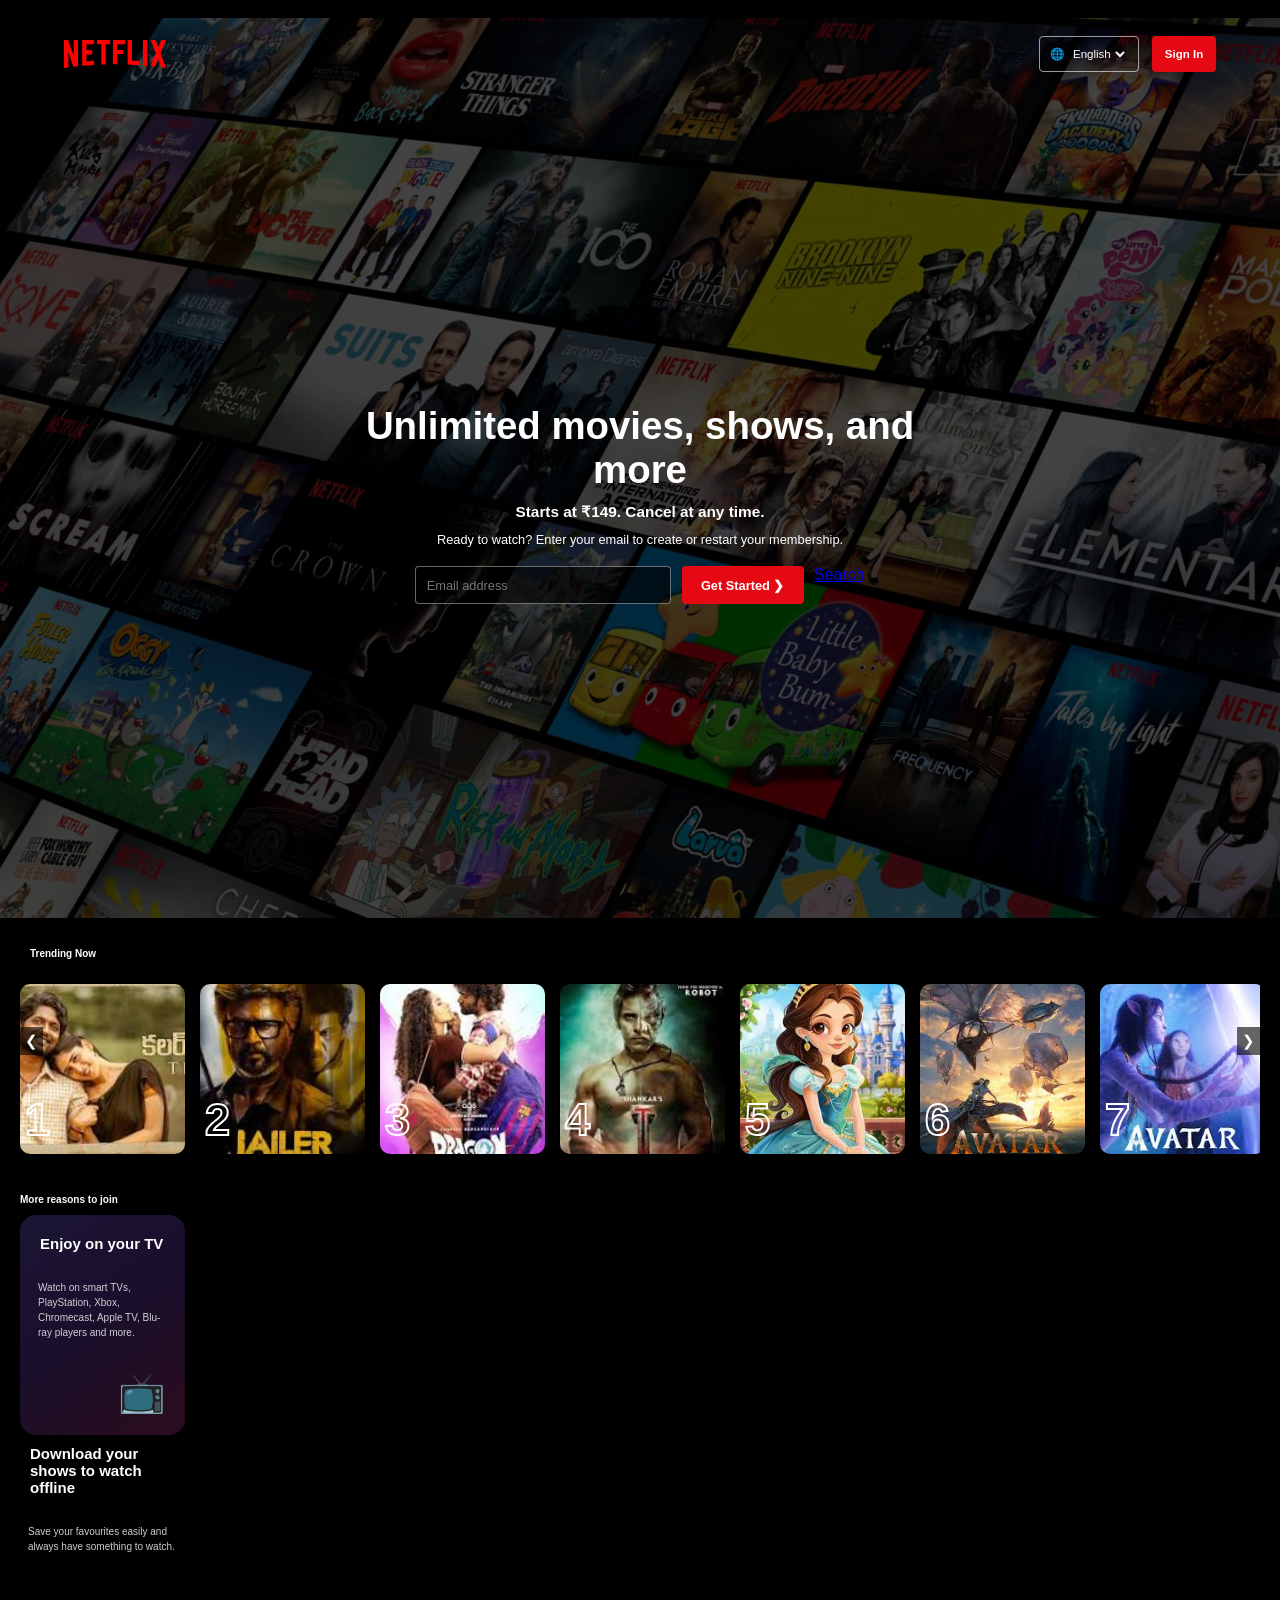
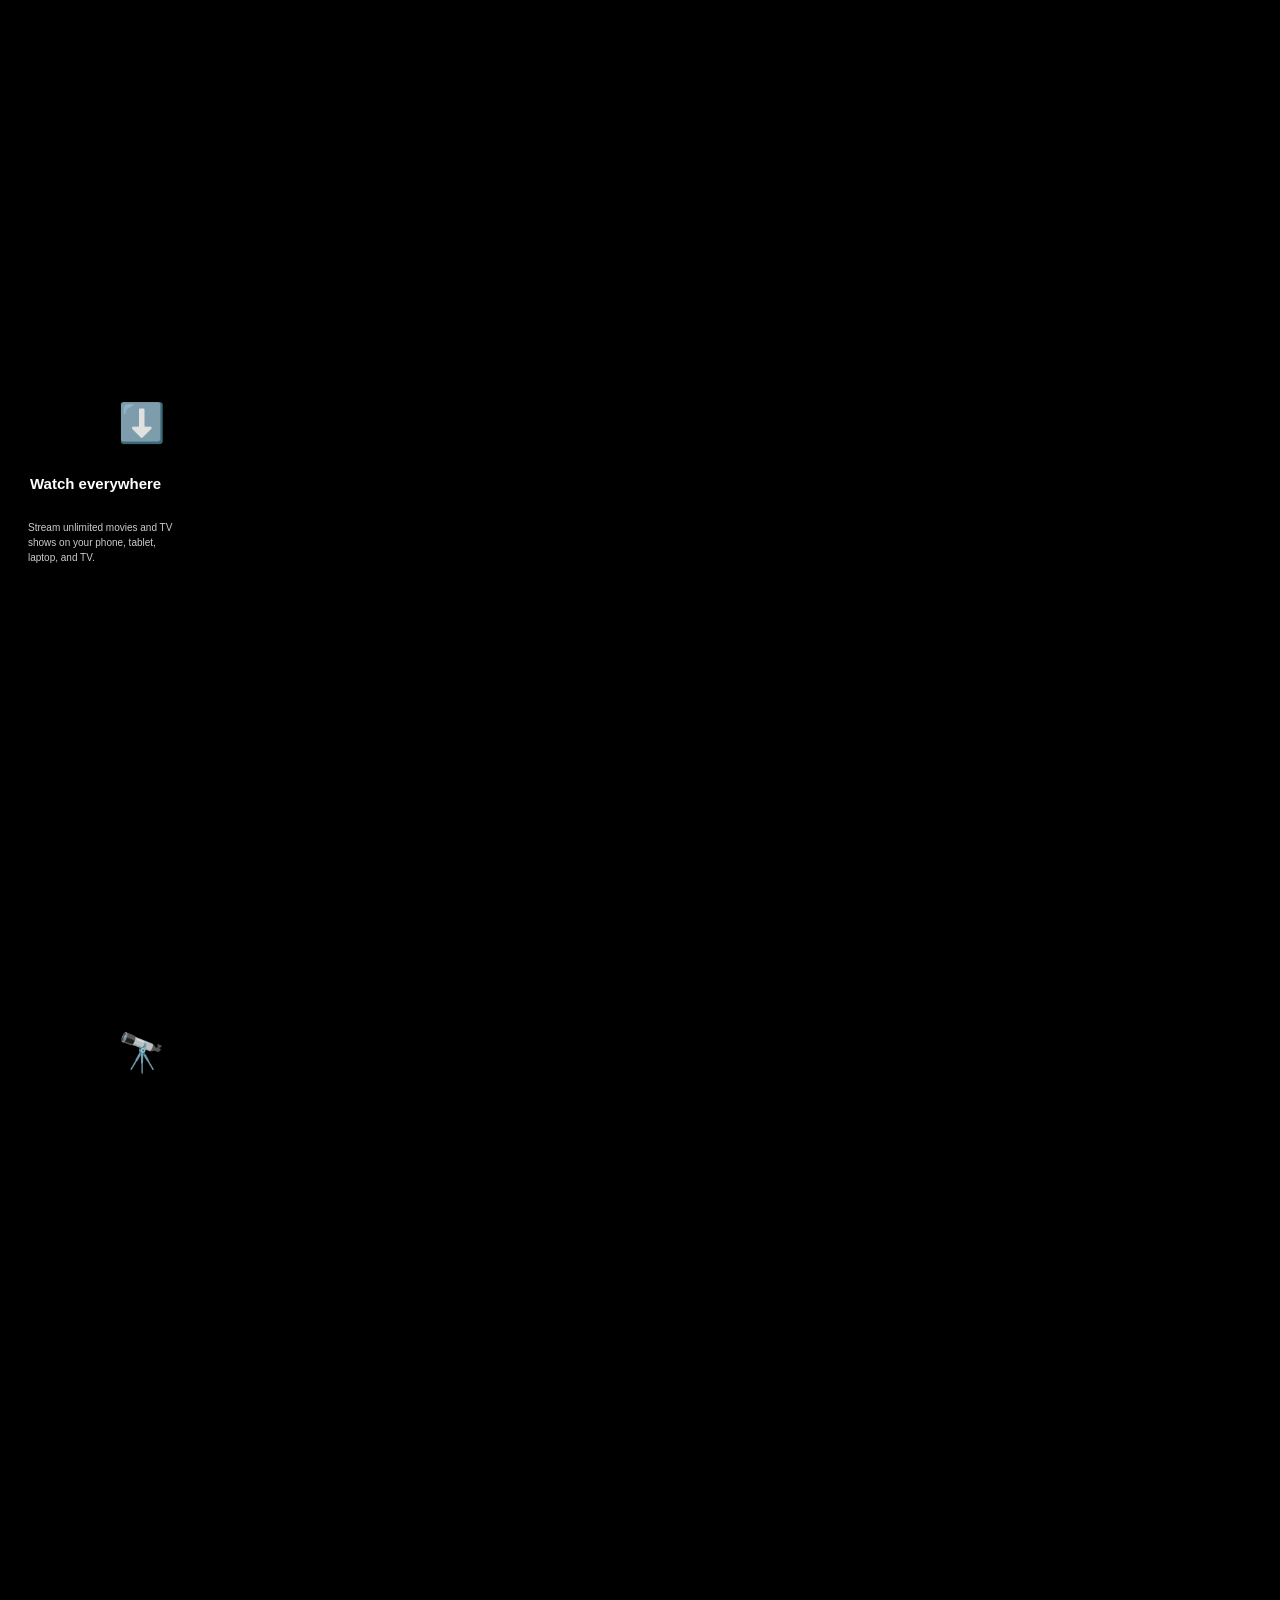
<file: index.html>
<<<<<<< HEAD
<!-- <!DOCTYPE html>
<html lang="en">
<head>
    <meta charset="UTF-8">
    <meta name="viewport" content="width=device-width, initial-scale=1.0">
    <title>Netflix</title>
    <link rel="stylesheet" href="style.css" class="rel">
</head>
<body>
    
    <div class="main">
        <nav>
            <span><img width="53" src="image/logo.svg"></span>
            <div class="top-bar">
  <div class="language">
    <span class="icon">🌐</span>
    <select>
      <option>English</option>
      <option>Punjabi</option>
      <option>Hindi</option>
    </select>
  </div>

  <button class="sign-in">Sign In</button>
</div>
        
            
        </nav>
        <div class="herro">
            <span>Unlimited movies, shows, and more</span>
            <span>Starts at ₹149. Cancel at any time</span>
            <span>Ready to watch? Enter your email to create or restart your membership.</span>
            <div>
                <input type="text" placeholder="Email Address">
                <button>Get Started</button>
            </div>
        </div>
    </div>
</body>
</html> -->
<!DOCTYPE html>
<html lang="en">
<head>
  <meta charset="UTF-8">
  <meta name="viewport" content="width=device-width, initial-scale=1.0">
  <title>Netflix</title>
  <link rel="stylesheet" href="style.css">
</head>
<body>

  <div class="main">

   <nav>
      <img src="image/logo.svg" class="logo">

      <div class="nav-right">
        <div class="language">
          <span>🌐</span>
          <select>
            <option>English</option>
            <option>Hindi</option>
            <option>Punjabi</option>
          </select>
        </div>

        <button class="sign-in">Sign In</button>
      </div>
    </nav>

    <div class="hero">
      <h1>Unlimited movies, shows, and more</h1>
      <h3>Starts at ₹149. Cancel at any time.</h3>
      <p>Ready to watch? Enter your email to create or restart your membership.</p>

      <div class="hero-box">
        <input type="email" placeholder="Email address">
        <button>Get Started ❯</button>
        <a href="https://www.google.com">Search</a>
      </div>
    </div>

    <div class="overlay"></div>

  </div>
  <div class="container">
    <h2 style="color: white; padding: 10px; font-size: 10px;">Trending Now</h2>
    <div class="carousel-wrapper">
      <button class="scroll-btn left" onclick="scrollLeft()">❮</button>
      <div class="carousel" id="carousel">
         <div class="card"><img src="download (1).jpg"><span>1</span></div>
         <div class="card"><img src="download (2).jpg"><span>2</span></div>
         <div class="card"><img src="download (3).jpg"><span>3</span></div>
         <div class="card"><img src="download (4).jpg"><span>4</span></div>
         <div class="card"><img src="download (8).jpg"><span>5</span></div>
         <div class="card"><img src="download (5).jpg"><span>6</span></div>
         <div class="card"><img src="download (6).jpg"><span>7</span></div>
      </div>

      <button class="scroll-btn right" onclick="scrollRight()">❯</button>
    </div>

  </div>



  <section style="max-width: 1400px; margin: auto;" class="container">
      <h1 style="margin-bottom: 10px; font-size: 10px; ">More reasons to join</h1>

      <div style="height: 50vh; width: 25px;" class="card-wrapper">

          <div style="position: relative; padding: 10px; border-radius: 16px; min-height: 220px; background: linear-gradient(145deg,#1c1535,#1a0f2b,#2b0c1c); box-shadow: 0 10px 25px rgba(0,0,0,0.5); transition: transform 0.3s ease, box-shadow 0.3s ease; overflow:hidden;" class="card">
              <h2 style="padding: 10px; font-size: 15px;">Enjoy on your TV</h2>
              <p style="padding: 8px; font-size: 10px;">Watch on smart TVs, PlayStation, Xbox, Chromecast, Apple TV, Blu-ray players and more.</p>
              <div class="icon">📺</div>
          </div>

          <div style="height: 70vh; width: 40px;" class="card">
              <h2 style="padding: 10px; font-size: 15px;">Download your shows to watch offline</h2>
              <p style="padding: 8px; font-size: 10px;">Save your favourites easily and always have something to watch.</p>
              <div class="icon">⬇️</div>
          </div>

          <div style="height: 70vh; width: 40px;" class="card">
            <h2 style="padding: 10px; font-size: 15px;">Watch everywhere</h2>
            <p style="padding: 8px; font-size: 10px;">Stream unlimited movies and TV shows on your phone, tablet, laptop, and TV.</p>
            <div class="icon">🔭</div>
          </div>

          <div style="height: 70vh; width: 40px;" class="card">
        </div>
      </div>
    </section>    
</body>

    <script src="script.js"></script>
     </div>   
    </div>

  


  

</body>
</html>
=======
 <p>hello world</p>
>>>>>>> f464d9edeab3a35b4a5add0886a8203abe19937c
</file>
<file: style.css>
/* *{
    padding: 0;
    margin: 0;
}
.main {
    background-image: url("image/sanju.jpg");
    background-image: center center;
    background-repeat: no-repeat;
    background-size: 100vw;
    height: 100vh;
    position: relative;
    
}
body {
    background-color: black;
}
.main .box {
    height: 70vh;
    width: 100%;
    opacity: 0.2;
    position: absolute;
    top: 0;
    background-color: black;

}
nav {
    max-width: 60vw;
    justify-content: space-between;
    margin: auto;
    display: flex;
    align-items: center;
    height: 62px;
    

}
nav img {
    color: red;
    width: 85px;
    position: relative;
    z-index: 10;
}
nav button{
    position: relative;
    z-index: 10;
}
.herro{
    font-family: 'martel Sans', sans-serif;
    height: calc(100% - 62px);
    display: flex;
    align-items: center;
    justify-content: center;
    flex-direction: column;
    color: white;
    position: relative;
    gap: 5px;

}
button{
    background-color: red;
    interest-delay: calc(67);
}
.herro> :first-child {
    font-weight: bolder;
    font-size: 35px;

}
div> button:first-child{
    background-color: darkgray;
}
body {
  background: #111;
  font-family: Arial, sans-serif;
}

/* .top-bar {
  display: flex;
  align-items: center;
  gap: 10px;
  padding: 20px;
}
.language {
  display: flex;
  align-items: center;
  background: transparent;
  border: 1px solid #aaa;
  border-radius: 5px;
  padding: 5px 10px;

  color: white;
}

.language .icon {
  margin-right: 5px;
}

.language select {
  background: transparent;
  border: none;
  color: white;
  font-size: 14px;
  outline: none;
  appearance: none;
  cursor: pointer;
}
.language::after {
  content: "▼";
  font-size: 10px;
  margin-left: 5px;
  color: white;
}

.sign-in {
  background-color: #e50914;
  color: white;
  border: none;
  padding: 7px 15px;
  border-radius: 5px;
  font-weight: bold;
  cursor: pointer;
}

.sign-in:hover {
  background-color: #f6121d;
} */
 /* body {
  background: #111;
  font-family: Arial, sans-serif;
}

.top-bar {
  display: flex;
  align-items: center;
  gap: 12px;
  padding: 20px;
}


.language {
  display: flex;
  align-items: center;
  gap: 6px;
  height: 34px;
  padding: 0 10px;
  border: 1px solid #aaa;
  border-radius: 4px;
  color: white;
  font-size: 14px;
  cursor: pointer;
}

.language .icon {
  font-size: 14px;
}

.language .arrow {
  font-size: 10px;
  margin-left: 2px;
}


.sign-in {
  height: 34px;
  padding: 0 14px;
  background-color: #e50914;
  color: white;
  border: none;
  border-radius: 4px;
  font-size: 14px;
  font-weight: 600;
  cursor: pointer;
}

.sign-in:hover {
  background-color: #f6121d;
} */ 
 /* RESET */
* {
  margin: 0;
  padding: 0;
  box-sizing: border-box;

}

body {
  background: black;
  font-family: Arial, sans-serif;
}

/* MAIN */
.main {
  height: 100vh;
  background: url("image/sanju.jpg") center/cover no-repeat;
  position: relative;
}

/* OVERLAY */
.overlay {
  position: absolute;
  inset: 0;
  background: rgba(0,0,0,0.65);
}

/* NAVBAR */
nav {
  position: relative;
  z-index: 2;
  width: 90%;
  margin: auto;
  height: 8vh;

  display: flex;
  justify-content: space-between;
  align-items: center;
}

/* LOGO */
.logo {
  width: 8vw;   /* scales with screen */
  min-width: 80px;
}

/* RIGHT SIDE */
.nav-right {
  display: flex;
  align-items: center;
  gap: 1vw;
}

/* LANGUAGE */
.language {
  display: flex;
  align-items: center;
  gap: 0.4vw;
  height: 4vh;
  padding: 0 0.8vw;
  border: 1px solid rgba(255,255,255,0.6);
  border-radius: 4px;
  color: white;
  font-size: 0.9vw;
  
}

.language select {
  background: transparent;
  border: none;
  color: white;
  outline: none;
  font-size: 0.9vw;
}

/* SIGN IN */
.sign-in {
  height: 4vh;
  padding: 0 1vw;
  background: #e50914;
  color: white;
  border: none;
  border-radius: 4px;
  font-size: 0.9vw;
  font-weight: 600;
}

/* HERO */
.hero {
  position: relative;
  z-index: 2;
  height: calc(100% - 8vh);

  display: flex;
  flex-direction: column;
  justify-content: center;
  align-items: center;

  text-align: center;
  color: white;
  gap: 1.2vh;
  padding: 0 2vw;
}

/* TEXT — NOW SCALES PROPERLY */
.hero h1 {
  font-size: 3vw;   /* responsive */
  font-weight: 700;
  max-width: 50vw;
}

.hero h3 {
  font-size: 1.2vw;
}

.hero p {
  font-size: 1vw;
}

/* INPUT + BUTTON */
.hero-box {
  display: flex;
  gap: 0.8vw;
  margin-top: 1vh;
}

.hero-box input {
  width: 20vw;
  padding: 0.8vw;
  font-size: 1vw;
  border-radius: 4px;
  border: 1px solid rgba(255,255,255,0.4);
  background: rgba(0,0,0,0.6);
  color: white;
}

.hero-box button {
  padding: 0.8vw 1.5vw;
  font-size: 1vw;
  background: #e50914;
  color: white;
  border: none;
  border-radius: 4px;
  font-weight: bold;
}
.container {
  padding: 15px;
}





.container {
  padding: 20px;
}

h2 {
  margin-bottom: 15px;
}

.carousel-wrapper {
  position: relative;
}

.carousel {
  display: flex;
  overflow-x: auto;
  scroll-behavior: smooth;
  gap: 15px;
}

.carousel::-webkit-scrollbar {
  display: none;
  
}

.card {
  position: relative;
  min-width: 165px;
  height: 170px;
  flex-shrink: 0;
  row-gap: 0px;
}

.card img {
  width: 100%;
  height: 100%;
  border-radius: 10px;
  object-fit: cover;
  

}

.card span {
  position: absolute;
  align-items: center;
  justify-content: center;
  bottom: 0px;
  left: 5px;
  font-size: 45px;
  font-weight: bold;
  color: transparent;
  -webkit-text-stroke: 2px white;
  height: 60;
  

}

.scroll-btn {
  position: absolute;
  top: 25%;
  background: rgba(0,0,0,0.6);border: none;
  color: white;
  font-size: 15px;
  cursor: pointer;
  padding: 5px;
  z-index: 10;
}

.left {
  left: 0;
}

.right {
  right: 0;
}
.card img {
  position: absolute;
  margin: 0;
  display: flex;

}





section{
    background:#000;
    color:white;
    padding:40px;
}


.card:hover{
    transform: translateY(-8px);
    box-shadow:0 20px 40px rgba(255,0,120,0.25);
}

.card h2{
    font-size:20px;
    margin-bottom:10px;
    
}

.card p{
    font-size:14px;
    opacity:0.8;
    line-height:1.5;
}

.icon{
    position:absolute;
    bottom:20px;
    right:20px;
    font-size:38px;
    opacity:0.9;
}

@media(max-width:600px){
    h1{
        font-size:24px;
    }
}
</file>
